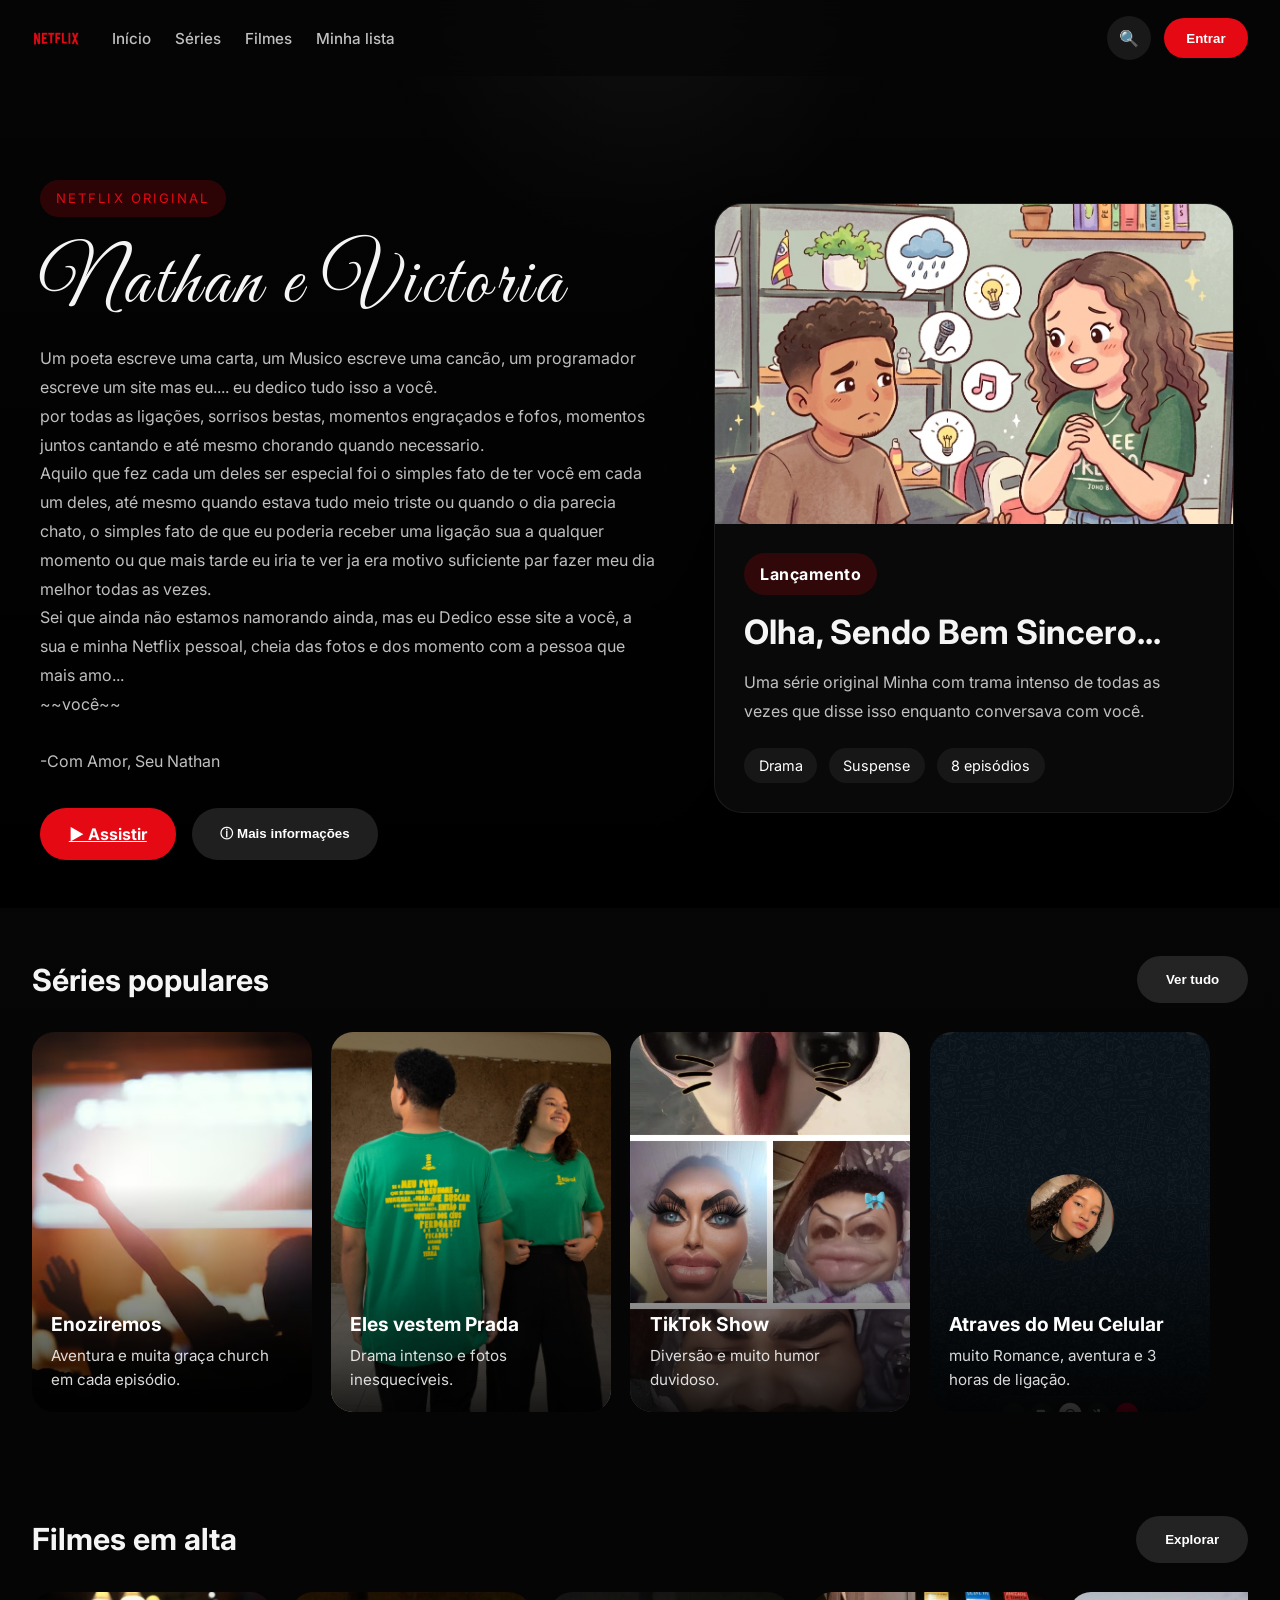
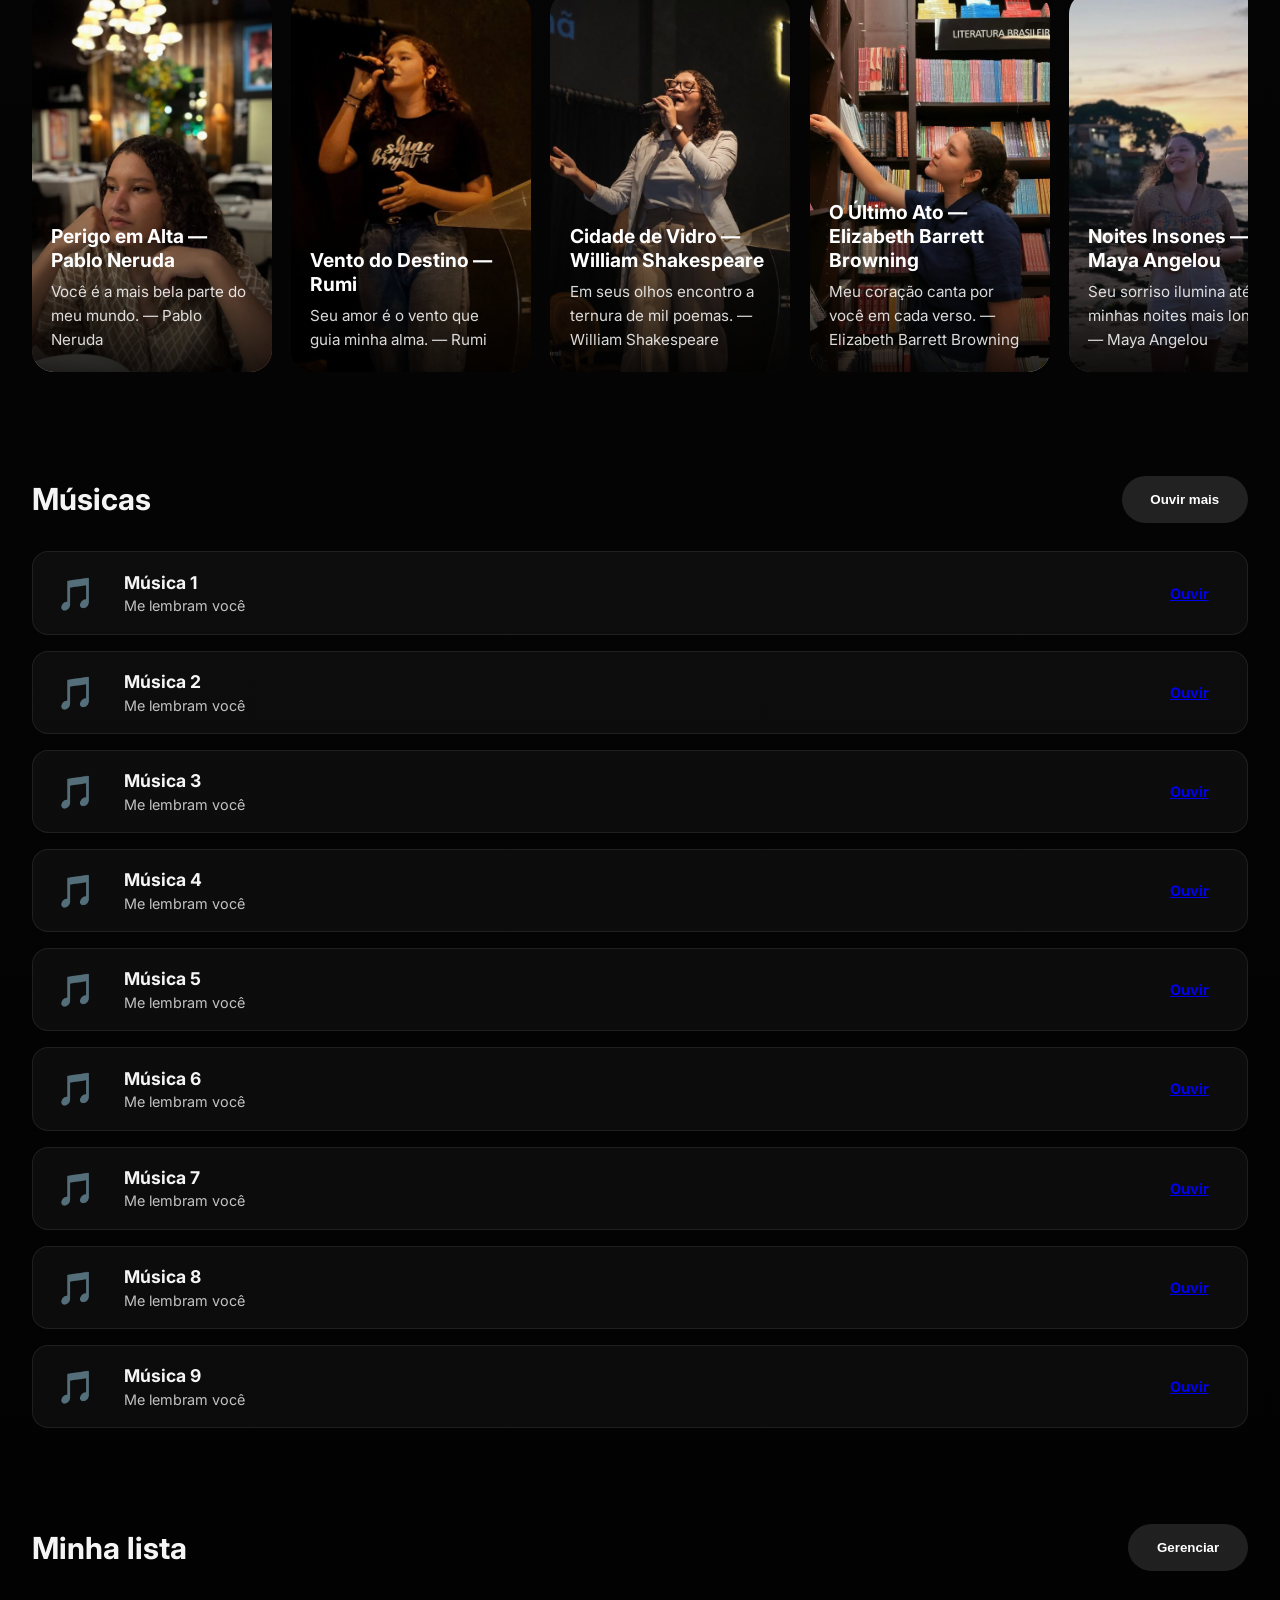
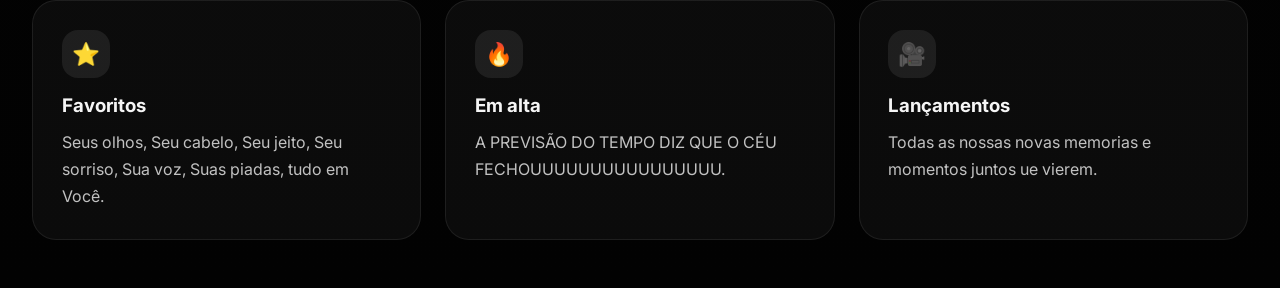
<file: index.html>
﻿<!DOCTYPE html>
<html lang="pt-BR">
<head>
  <meta charset="UTF-8">
  <meta name="viewport" content="width=device-width, initial-scale=1.0">
  <title>Victoriaflix</title>
  <link rel="preconnect" href="https://fonts.googleapis.com">
  <link rel="preconnect" href="https://fonts.gstatic.com" crossorigin>
  <link href="https://fonts.googleapis.com/css2?family=Inter:wght@400;500;600;700;800&family=Great+Vibes&display=swap" rel="stylesheet">
  <link rel="stylesheet" href="style.css">
</head>
<body>
  <header class="topbar">
    <div class="topbar-left">
      <div class="logo"><img src="pngwing.com.png" alt="Logo Netflix" width="48" height="auto"></div>
      <nav class="nav-links">
        <a href="#home">Início</a>
        <a href="#series">Séries</a>
        <a href="#filmes">Filmes</a>
        <a href="#favoritos">Minha lista</a>
      </nav>
    </div>
    <div class="topbar-right">
      <button class="btn btn-icon">🔍</button>
      <button class="btn btn-red">Entrar</button>
    </div>
  </header>

  <main>
    <section class="hero" id="home">
      <div class="hero-overlay"></div>
      <div class="hero-content animate-up">
        <span class="eyebrow">Netflix Original</span>
        <h1 class="romantic-title">Nathan e Victoria</h1>
        <p>Um poeta escreve uma carta, um Musico escreve uma cancão, um programador escreve um site mas eu.... eu dedico tudo isso a você. <br>
            por todas as ligações, sorrisos bestas, momentos engraçados e fofos, momentos juntos cantando e até mesmo chorando quando necessario. <br>
            Aquilo que fez cada um deles ser especial foi o simples fato de ter você em cada um deles, até mesmo quando estava tudo meio triste
            ou quando o dia parecia chato, o simples fato de que eu poderia receber uma ligação sua a  qualquer momento ou que mais tarde eu iria te ver ja era motivo suficiente par fazer meu dia melhor todas as vezes. <br>
            Sei que ainda não estamos namorando ainda, mas eu Dedico esse site a você, a sua e minha Netflix pessoal, cheia das fotos e dos momento com a pessoa que mais amo... <br>
            ~~você~~ <br> <br>
            -Com Amor, Seu Nathan
        </p>
        <div class="hero-actions">
          <a href="videos.html" class="btn btn-primary">▶ Assistir</a>
          <button class="btn btn-secondary">ⓘ Mais informações</button>
        </div>
      </div>
      <div class="hero-card animate-up" id="heroCard">
        <div class="hero-card-image"></div>
        <div class="hero-card-info">
          <span class="badge">Lançamento</span>
          <h2>Olha, Sendo Bem Sincero...</h2>
          <p>Uma série original Minha com trama intenso de todas as vezes que disse isso enquanto conversava com você.</p>
          <div class="hero-card-tags">
            <span>Drama</span>
            <span>Suspense</span>
            <span>8 episódios</span>
          </div>
        </div>
      </div>
    </section>

    <section class="section animate-up" id="series">
      <div class="section-header">
        <h2>Séries populares</h2>
        <button class="btn btn-link">Ver tudo</button>
      </div>
      <div class="movie-row">
        <article class="movie-card" style="background-image: url('enoziremos.avif');">
          <div class="movie-card-content">
            <h3>Enoziremos</h3>
            <p>Aventura e muita graça church em cada episódio.</p>
          </div>
        </article>
        <article class="movie-card" style="background-image: url('eles vestem prada.jpeg');">
          <div class="movie-card-content">
            <h3>Eles vestem Prada</h3>
            <p>Drama intenso e fotos inesquecíveis.</p>
          </div>
        </article>
        <article class="movie-card" style="background-image: url('tiktok show.jpeg');">
          <div class="movie-card-content">
            <h3>TikTok Show</h3>
            <p>Diversão e muito humor duvidoso.</p>
          </div>
        </article>
        <article class="movie-card" style="background-image: url('atravez do meu celuar.jpeg');">
          <div class="movie-card-content">
            <h3>Atraves do Meu Celular</h3>
            <p>muito Romance, aventura e 3 horas de ligação.</p>
          </div>
        </article>
      </div>
    </section>

    <section class="section animate-up" id="filmes">
      <div class="section-header">
        <h2>Filmes em alta</h2>
        <button class="btn btn-link">Explorar</button>
      </div>
      <div class="movie-row">
        <article class="movie-card" style="background-image: url('ela 1.jpeg');">
          <div class="movie-card-content">
            <h3>Perigo em Alta — Pablo Neruda</h3>
            <p>Você é a mais bela parte do meu mundo. — Pablo Neruda</p>
          </div>
        </article>
        <article class="movie-card" style="background-image: url('ela 2.jpeg');">
          <div class="movie-card-content">
            <h3>Vento do Destino — Rumi</h3>
            <p>Seu amor é o vento que guia minha alma. — Rumi</p>
          </div>
        </article>
        <article class="movie-card" style="background-image: url('ela 3.jpeg');">
          <div class="movie-card-content">
            <h3>Cidade de Vidro — William Shakespeare</h3>
            <p>Em seus olhos encontro a ternura de mil poemas. — William Shakespeare</p>
          </div>
        </article>
        <article class="movie-card" style="background-image: url('ela 4.jpeg');">
          <div class="movie-card-content">
            <h3>O Último Ato — Elizabeth Barrett Browning</h3>
            <p>Meu coração canta por você em cada verso. — Elizabeth Barrett Browning</p>
          </div>
        </article>
        <article class="movie-card" style="background-image: url('ela 5.jpeg');">
          <div class="movie-card-content">
            <h3>Noites Insones — Maya Angelou</h3>
            <p>Seu sorriso ilumina até minhas noites mais longas. — Maya Angelou</p>
          </div>
        </article>
        <article class="movie-card" style="background-image: url('ela 6.jpeg');">
          <div class="movie-card-content">
            <h3>Alma Gêmea — Carlos Drummond de Andrade</h3>
            <p>O amor que sinto por você é o poema mais verdadeiro. — Carlos Drummond de Andrade</p>
          </div>
        </article>
        <article class="movie-card" style="background-image: url('ela 7.jpeg');">
          <div class="movie-card-content">
            <h3>Horizonte Escuro — Emily Dickinson</h3>
            <p>Você transforma a distância em luz e esperança. — Emily Dickinson</p>
          </div>
        </article>
        <article class="movie-card" style="background-image: url('ela 8.jpeg');">
          <div class="movie-card-content">
            <h3>Revolução — Rainer Maria Rilke</h3>
            <p>Seu amor mudou tudo dentro de mim. — Rainer Maria Rilke</p>
          </div>
        </article>
      </div>
    </section>

    <section class="section animate-up" id="musicas">
      <div class="section-header">
        <h2>Músicas</h2>
        <button class="btn btn-link">Ouvir mais</button>
      </div>
      <div class="music-list">
        <div class="music-item">
          <div class="music-icon">🎵</div>
          <div class="music-info">
            <h3>Música 1</h3>
              <p>Me lembram você</p>
          </div>
          <a href="https://youtu.be/KKQl-pIRQMY?si=hGCmYMCHPIzWmkRa" class="btn btn-music" target="_blank">Ouvir</a>
        </div>
        <div class="music-item">
          <div class="music-icon">🎵</div>
          <div class="music-info">
            <h3>Música 2</h3>
              <p>Me lembram você</p>
          </div>
          <a href="https://youtu.be/YkdIvlruoGw?si=eD0RysEF0xODdPfB" class="btn btn-music" target="_blank">Ouvir</a>
        </div>
        <div class="music-item">
          <div class="music-icon">🎵</div>
          <div class="music-info">
            <h3>Música 3</h3>
              <p>Me lembram você</p>
          </div>
          <a href="https://youtu.be/VzLqFuwL5AI?si=uX0ZhZlyfKw4_e4z" class="btn btn-music" target="_blank">Ouvir</a>
        </div>
        <div class="music-item">
          <div class="music-icon">🎵</div>
          <div class="music-info">
            <h3>Música 4</h3>
              <p>Me lembram você</p>
          </div>
          <a href="https://youtu.be/u6t_dMBezSU?si=nnPBhvuC_3C4ZCoH" class="btn btn-music" target="_blank">Ouvir</a>
        </div>
        <div class="music-item">
          <div class="music-icon">🎵</div>
          <div class="music-info">
            <h3>Música 5</h3>
              <p>Me lembram você</p>
          </div>
          <a href="https://youtu.be/ldK43s9UyQI?si=kHLCP590P9RGlZMW" class="btn btn-music" target="_blank">Ouvir</a>
        </div>
        <div class="music-item">
          <div class="music-icon">🎵</div>
          <div class="music-info">
            <h3>Música 6</h3>
              <p>Me lembram você</p>
          </div>
          <a href="https://youtu.be/xqT1zgZPLUc?si=_fViHJbsbNS77TX5" class="btn btn-music" target="_blank">Ouvir</a>
        </div>
        <div class="music-item">
          <div class="music-icon">🎵</div>
          <div class="music-info">
            <h3>Música 7</h3>
              <p>Me lembram você</p>
          </div>
          <a href="https://youtu.be/XZfyyk0_Yqs?si=GPxtG0cl4qWl4L3L" class="btn btn-music" target="_blank">Ouvir</a>
        </div>
        <div class="music-item">
          <div class="music-icon">🎵</div>
          <div class="music-info">
            <h3>Música 8</h3>
              <p>Me lembram você</p>
          </div>
          <a href="https://youtu.be/f5-IY_Ja1RM?si=b9mpqt-yTIJibOMO" class="btn btn-music" target="_blank">Ouvir</a>
        </div>
        <div class="music-item">
          <div class="music-icon">🎵</div>
          <div class="music-info">
            <h3>Música 9</h3>
              <p>Me lembram você</p>
          </div>
          <a href="https://youtu.be/iWYcaIeo9E8?si=q-LTsisn6ZXLlyqt" class="btn btn-music" target="_blank">Ouvir</a>
        </div>
      </div>
    </section>

    <section class="section animate-up" id="favoritos">
      <div class="section-header">
        <h2>Minha lista</h2>
        <button class="btn btn-link">Gerenciar</button>
      </div>
      <div class="feature-grid">
        <article class="feature-card">
          <div class="feature-icon">⭐</div>
          <h3>Favoritos</h3>
          <p>Seus olhos, Seu cabelo, Seu jeito, Seu sorriso, Sua voz, Suas piadas, tudo em Você.</p>
        </article>
        <article class="feature-card">
          <div class="feature-icon">🔥</div>
          <h3>Em alta</h3>
          <p> A PREVISÃO DO TEMPO DIZ QUE O CÉU FECHOUUUUUUUUUUUUUUUU.</p>
        </article>
        <article class="feature-card">
          <div class="feature-icon">🎥</div>
          <h3>Lançamentos</h3>
          <p>Todas as nossas novas memorias e momentos juntos ue vierem.</p>
        </article>
      </div>
    </section>
  </main>

  <script src="script.js"></script>
</body>
</html>
</file>
<file: style.css>
﻿* {
  margin: 0;
  padding: 0;
  box-sizing: border-box;
}

:root {
  --bg: #050505;
  --surface: rgba(10, 10, 10, 0.93);
  --surface-soft: rgba(255, 255, 255, 0.06);
  --text: #f5f5f5;
  --muted: rgba(255, 255, 255, 0.75);
  --accent: #e50914;
  --shadow: 0 28px 80px rgba(0, 0, 0, 0.45);
}

html {
  scroll-behavior: smooth;
}

body {
  min-height: 100vh;
  font-family: 'Inter', sans-serif;
  background: linear-gradient(180deg, #070707 0%, #020202 100%);
  color: var(--text);
}

body::before {
  content: '';
  position: fixed;
  inset: 0;
  background: radial-gradient(circle at top, rgba(255, 255, 255, 0.06), transparent 24%);
  pointer-events: none;
}

.topbar {
  position: sticky;
  top: 0;
  z-index: 50;
  display: flex;
  justify-content: space-between;
  align-items: center;
  gap: 1rem;
  padding: 1rem 2rem;
  background: rgba(5, 5, 5, 0.8);
  backdrop-filter: blur(16px);
}

.topbar-left {
  display: flex;
  align-items: center;
  gap: 2rem;
}

.logo {
  font-size: 1.5rem;
  font-weight: 800;
}

.nav-links {
  display: flex;
  gap: 1.5rem;
  flex-wrap: wrap;
}

.nav-links a {
  color: var(--muted);
  text-decoration: none;
  font-size: 0.95rem;
  font-weight: 500;
  transition: color 0.2s ease;
}

.nav-links a:hover,
.nav-links a:focus {
  color: #fff;
}

.topbar-right {
  display: flex;
  align-items: center;
  gap: 0.8rem;
}

.btn {
  display: inline-flex;
  align-items: center;
  justify-content: center;
  border: none;
  border-radius: 999px;
  font-weight: 700;
  cursor: pointer;
  transition: transform 0.2s ease, filter 0.2s ease, background 0.2s ease;
}

.btn:hover {
  transform: translateY(-2px);
}

.btn-icon {
  width: 44px;
  height: 44px;
  font-size: 1rem;
  background: rgba(255, 255, 255, 0.08);
  color: #fff;
}

.btn-red {
  padding: 0.8rem 1.4rem;
  background: var(--accent);
  color: #fff;
}

main {
  overflow: hidden;
}

.hero {
  position: relative;
  min-height: calc(100vh - 88px);
  display: grid;
  grid-template-columns: 1.1fr 0.9fr;
  align-items: center;
  gap: 2rem;
  padding: 5rem 2.5rem 3rem;
  overflow: hidden;
}

.hero-overlay {
  position: absolute;
  inset: 0;
  background: url('https://images.unsplash.com/photo-1500534314209-a25ddb2bd429?auto=format&fit=crop&w=1800&q=80') center/cover no-repeat;
  filter: brightness(0.4);
  z-index: 0;
}

.hero::before {
  content: '';
  position: absolute;
  inset: 0;
  background: linear-gradient(180deg, rgba(0, 0, 0, 0.24) 0%, rgba(0, 0, 0, 0.9) 100%);
  z-index: 1;
}

.hero-content,
.hero-card {
  position: relative;
  z-index: 2;
}

.hero-content {
  max-width: 620px;
  padding-top: 1.5rem;
}

.eyebrow {
  display: inline-flex;
  align-items: center;
  padding: 0.65rem 1rem;
  border-radius: 999px;
  background: rgba(229, 9, 20, 0.18);
  color: var(--accent);
  font-size: 0.82rem;
  letter-spacing: 0.16em;
  text-transform: uppercase;
  margin-bottom: 2rem;
}

.hero-content h1 {
  font-size: clamp(3rem, 5vw, 5rem);
  line-height: 0.95;
  margin-bottom: 1.4rem;
}

.hero-content h1.romantic-title {
  font-family: 'Great Vibes', cursive;
  font-weight: 400;
  font-size: clamp(3.5rem, 6vw, 5.5rem);
  letter-spacing: 0.05em;
}

.hero-content p {
  font-size: 1rem;
  color: var(--muted);
  line-height: 1.8;
  max-width: 44rem;
  margin-bottom: 2rem;
}

.hero-actions {
  display: flex;
  gap: 1rem;
  flex-wrap: wrap;
}

.btn-primary,
.btn-secondary,
.btn-link {
  padding: 1rem 1.8rem;
  color: #fff;
}

.btn-primary {
  background: var(--accent);
}

.btn-secondary,
.btn-link {
  background: rgba(255, 255, 255, 0.12);
}

.hero-card {
  width: 100%;
  max-width: 520px;
  border-radius: 28px;
  overflow: hidden;
  background: rgba(10, 10, 10, 0.92);
  border: 1px solid rgba(255, 255, 255, 0.08);
  box-shadow: var(--shadow);
}

.hero-card-image {
  min-height: 320px;
  background: url(/Gemini_Generated_Image_6kat7u6kat7u6kat.png) center/cover no-repeat;
}

.hero-card-info {
  padding: 1.8rem;
}

.badge {
  display: inline-flex;
  padding: 0.7rem 1rem;
  border-radius: 999px;
  background: rgba(229, 9, 20, 0.18);
  color: #fff;
  font-weight: 700;
  letter-spacing: 0.03em;
  margin-bottom: 1rem;
}

.hero-card h2 {
  font-size: 2.1rem;
  margin-bottom: 1rem;
}

.hero-card p {
  color: var(--muted);
  line-height: 1.8;
  margin-bottom: 1.4rem;
}

.hero-card-tags {
  display: flex;
  flex-wrap: wrap;
  gap: 0.75rem;
}

.hero-card-tags span {
  padding: 0.55rem 0.9rem;
  border-radius: 999px;
  background: rgba(255, 255, 255, 0.06);
  color: #fff;
  font-size: 0.9rem;
}

.section {
  padding: 3rem 2rem;
}

.section-header {
  display: flex;
  align-items: center;
  justify-content: space-between;
  gap: 1rem;
  margin-bottom: 1.8rem;
}

.section-header h2 {
  font-size: clamp(1.9rem, 2.2vw, 2.6rem);
}

.movie-row {
  display: grid;
  grid-auto-flow: column;
  grid-auto-columns: minmax(240px, 280px);
  gap: 1.2rem;
  overflow-x: auto;
  padding-bottom: 0.5rem;
  scroll-snap-type: x mandatory;
}

.movie-row::-webkit-scrollbar {
  height: 10px;
}

.movie-row::-webkit-scrollbar-thumb {
  background: rgba(255, 255, 255, 0.15);
  border-radius: 999px;
}

.movie-card {
  position: relative;
  min-height: 380px;
  border-radius: 22px;
  overflow: hidden;
  background-size: cover;
  background-position: center;
  cursor: pointer;
  transition: transform 0.3s ease;
  scroll-snap-align: start;
}

.movie-card:hover {
  transform: scale(1.04);
}

.movie-card::before {
  content: '';
  position: absolute;
  inset: 0;
  background: linear-gradient(180deg, transparent 40%, rgba(0, 0, 0, 0.85) 100%);
}

.movie-card-content {
  position: absolute;
  bottom: 1.2rem;
  left: 1.2rem;
  right: 1.2rem;
  z-index: 2;
  color: #fff;
}

.movie-card-content h3 {
  font-size: 1.2rem;
  margin-bottom: 0.5rem;
}

.movie-card-content p {
  color: rgba(255, 255, 255, 0.85);
  font-size: 0.95rem;
  line-height: 1.6;
}

.feature-grid {
  display: grid;
  grid-template-columns: repeat(3, minmax(0, 1fr));
  gap: 1.5rem;
}

.feature-card {
  padding: 1.8rem;
  background: rgba(255, 255, 255, 0.04);
  border: 1px solid rgba(255, 255, 255, 0.08);
  border-radius: 24px;
  transition: transform 0.3s ease, background 0.3s ease;
}

.feature-card:hover {
  transform: translateY(-8px);
  background: rgba(255, 255, 255, 0.1);
}

.feature-icon {
  width: 3rem;
  height: 3rem;
  display: grid;
  place-items: center;
  border-radius: 16px;
  background: rgba(255, 255, 255, 0.08);
  margin-bottom: 1rem;
  font-size: 1.4rem;
}

.feature-card h3 {
  margin-bottom: 0.75rem;
}

.feature-card p {
  color: var(--muted);
  line-height: 1.7;
}

.music-list {
  display: flex;
  flex-direction: column;
  gap: 1rem;
}

.music-item {
  display: flex;
  align-items: center;
  gap: 1.5rem;
  padding: 1.2rem;
  background: rgba(255, 255, 255, 0.04);
  border: 1px solid rgba(255, 255, 255, 0.08);
  border-radius: 16px;
  transition: transform 0.3s ease, background 0.3s ease;
}

.music-item:hover {
  transform: translateX(8px);
  background: rgba(255, 255, 255, 0.1);
}

.music-icon {
  font-size: 2rem;
  min-width: 3rem;
  text-align: center;
}

.music-info {
  flex: 1;
}

.music-info h3 {
  font-size: 1.1rem;
  margin-bottom: 0.3rem;
}

.music-info p {
  color: var(--muted);
  font-size: 0.9rem;
}

.btn-music {
  padding: 0.6rem 1.2rem;
  font-size: 0.9rem;
  flex-shrink: 0;
}

.animate-up {
  opacity: 0;
  transform: translateY(40px);
  transition: opacity 0.8s ease, transform 0.8s ease;
}

.reveal {
  opacity: 1;
  transform: translateY(0);
}

@media (max-width: 1080px) {
  .hero {
    grid-template-columns: 1fr;
    min-height: auto;
  }

  .hero-card {
    max-width: 100%;
    margin: 0 auto;
  }

  .movie-row {
    grid-auto-columns: minmax(220px, 260px);
  }
}

@media (max-width: 720px) {
  .topbar {
    flex-direction: column;
    align-items: flex-start;
  }

  .nav-links {
    width: 100%;
    justify-content: space-between;
  }

  .hero {
    padding: 1.5rem 1rem 2rem;
  }

  .section {
    padding: 2rem 1rem;
  }

  .movie-row {
    grid-auto-columns: minmax(180px, 220px);
  }

  .feature-grid {
    grid-template-columns: 1fr;
  }
}
</file>
